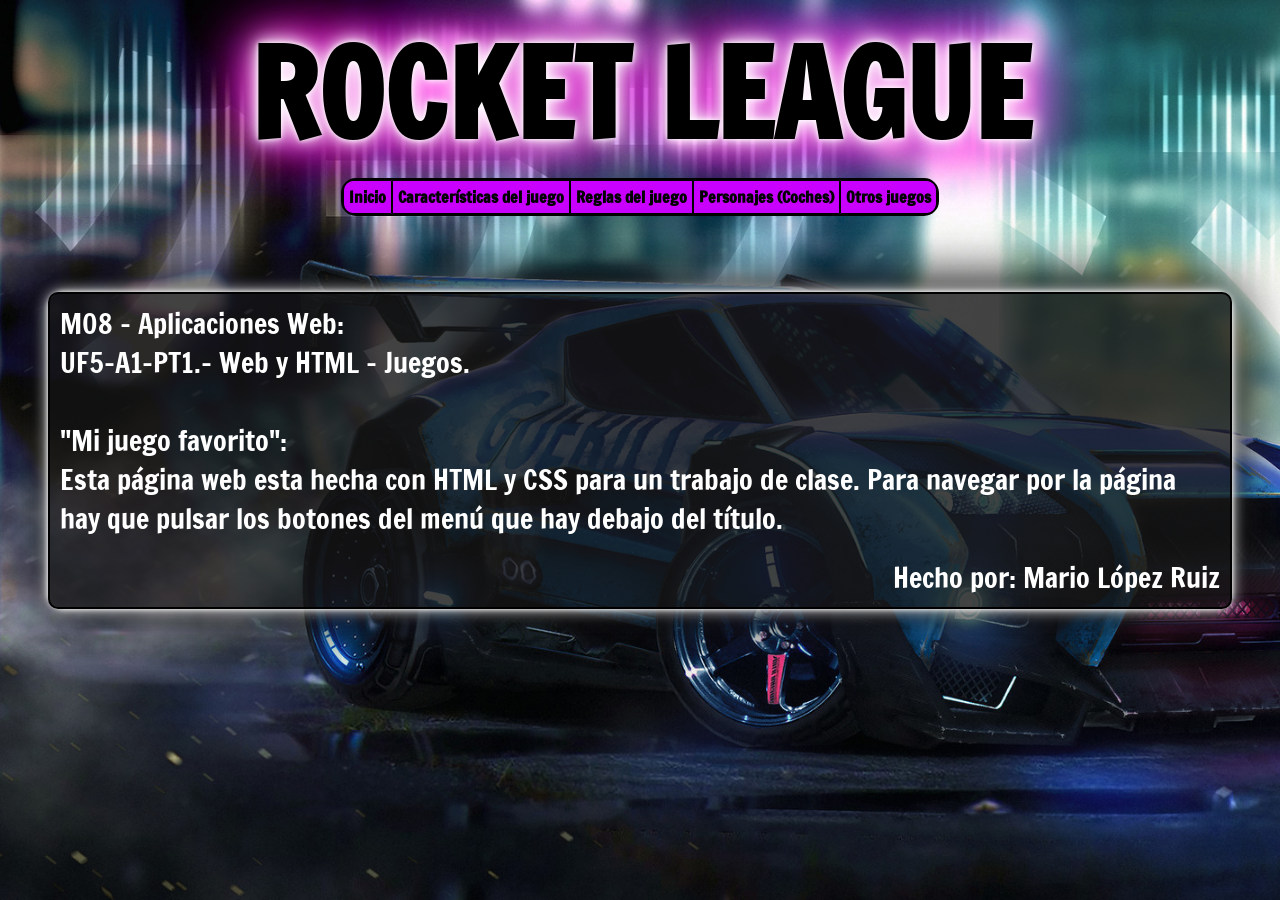
<file: Index.html>
<!DOCTYPE html>
<html>
	<head>
		<link rel="stylesheet" href="CSS/ex4.css">
		<link rel="preconnect" href="https://fonts.googleapis.com">
		<link rel="preconnect" href="https://fonts.gstatic.com" crossorigin>
		<link href="https://fonts.googleapis.com/css2?family=Francois+One&display=swap" rel="stylesheet">
	<TITLE>P&aacute;gina de inicio</TITLE>
	</head>

		<BODY>
			<H1>ROCKET LEAGUE</H1>
				
				<TABLE CELLSPACING=0 CELLPADDING=5 BORDER=2 BORDERCOLOR=black align="center">
				
					<TH class="box"><A href="Index.html">Inicio</A>
					<TH class="box"><A href="Paginas/Caracteristicas.html">Caracter&iacute;sticas del juego</A>
					<TH class="box"><A href="Paginas/Reglas.html">Reglas del juego
					<TH class="box"><A href="Paginas/Personajes.html">Personajes (Coches)
					<TH class="box"><A href="Paginas/Otros juegos.html">Otros juegos

				</TABLE>
				
			<BR><BR>
					
				<div class="borderindex">
				<p class="pindex">M08 - Aplicaciones Web:<BR>
				UF5-A1-PT1.- Web y HTML - Juegos.<BR><BR>
				"Mi juego favorito":<BR>
				Esta p&aacute;gina web esta hecha con HTML y CSS para un trabajo de clase. Para navegar por la p&aacute;gina hay que pulsar los botones del
				men&uacute; que hay debajo del t&iacute;tulo.<BR></p>
				
				<p class="pindex2" align="right">Hecho por: Mario L&oacute;pez Ruiz</p>
				
				</div>


		
		</BODY>
</file>
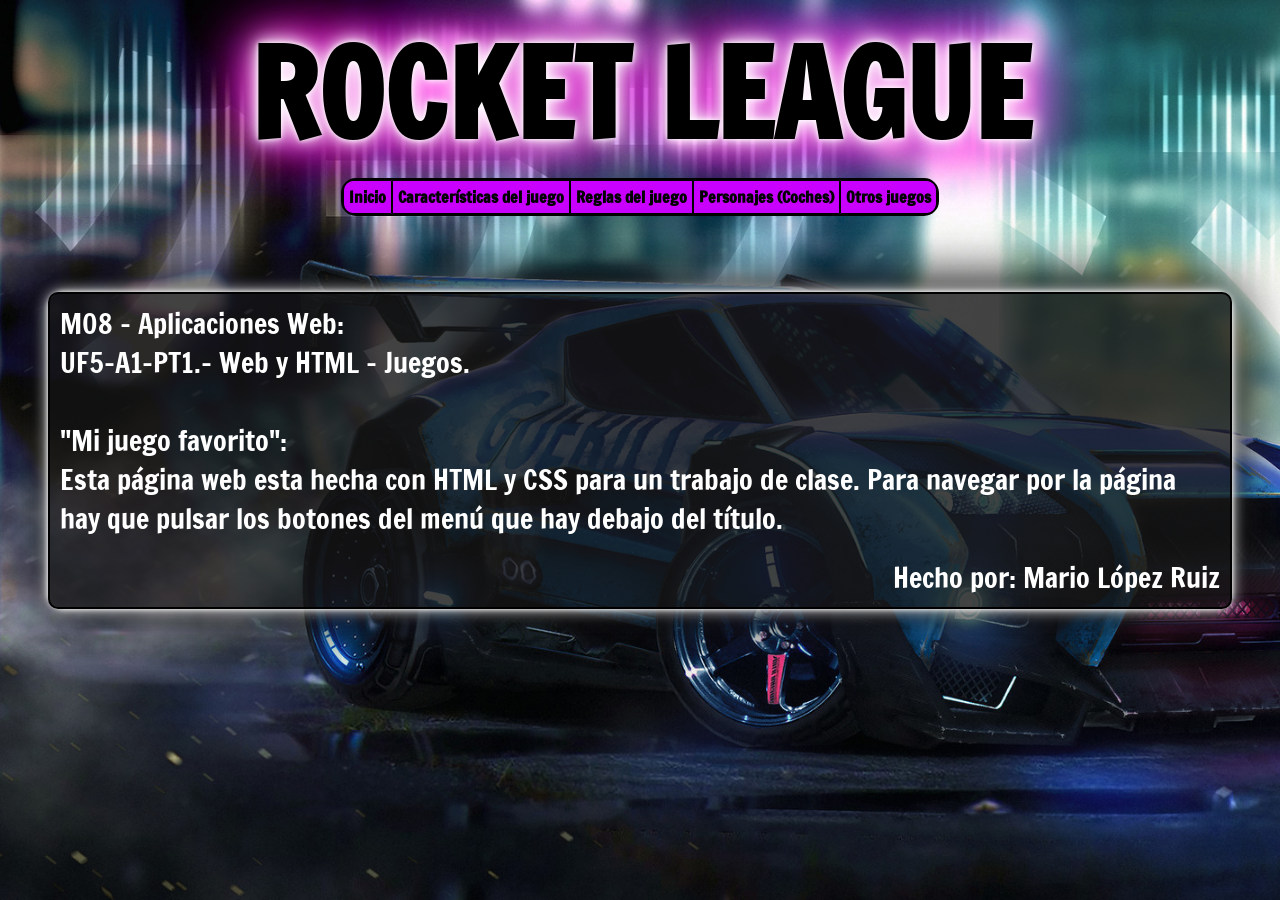
<file: index.html>
<!DOCTYPE html>
<html>
	<head>
		<link rel="stylesheet" href="CSS/ex4.css">
		<link rel="preconnect" href="https://fonts.googleapis.com">
		<link rel="preconnect" href="https://fonts.gstatic.com" crossorigin>
		<link href="https://fonts.googleapis.com/css2?family=Francois+One&display=swap" rel="stylesheet">
	<TITLE>P&aacute;gina de inicio</TITLE>
	</head>

		<BODY>
			<H1>ROCKET LEAGUE</H1>
				
				<TABLE CELLSPACING=0 CELLPADDING=5 BORDER=2 BORDERCOLOR=black align="center">
				
					<TH class="box"><A href="index.html">Inicio</A>
					<TH class="box"><A href="Paginas/Caracteristicas.html">Caracter&iacute;sticas del juego</A>
					<TH class="box"><A href="Paginas/Reglas.html">Reglas del juego
					<TH class="box"><A href="Paginas/Personajes.html">Personajes (Coches)
					<TH class="box"><A href="Paginas/Otros juegos.html">Otros juegos

				</TABLE>
				
			<BR><BR>
					
				<div class="borderindex">
				<p class="pindex">M08 - Aplicaciones Web:<BR>
				UF5-A1-PT1.- Web y HTML - Juegos.<BR><BR>
				"Mi juego favorito":<BR>
				Esta p&aacute;gina web esta hecha con HTML y CSS para un trabajo de clase. Para navegar por la p&aacute;gina hay que pulsar los botones del
				men&uacute; que hay debajo del t&iacute;tulo.<BR></p>
				
				<p class="pindex2" align="right">Hecho por: Mario L&oacute;pez Ruiz</p>
				
				</div>


		
		</BODY>
</file>
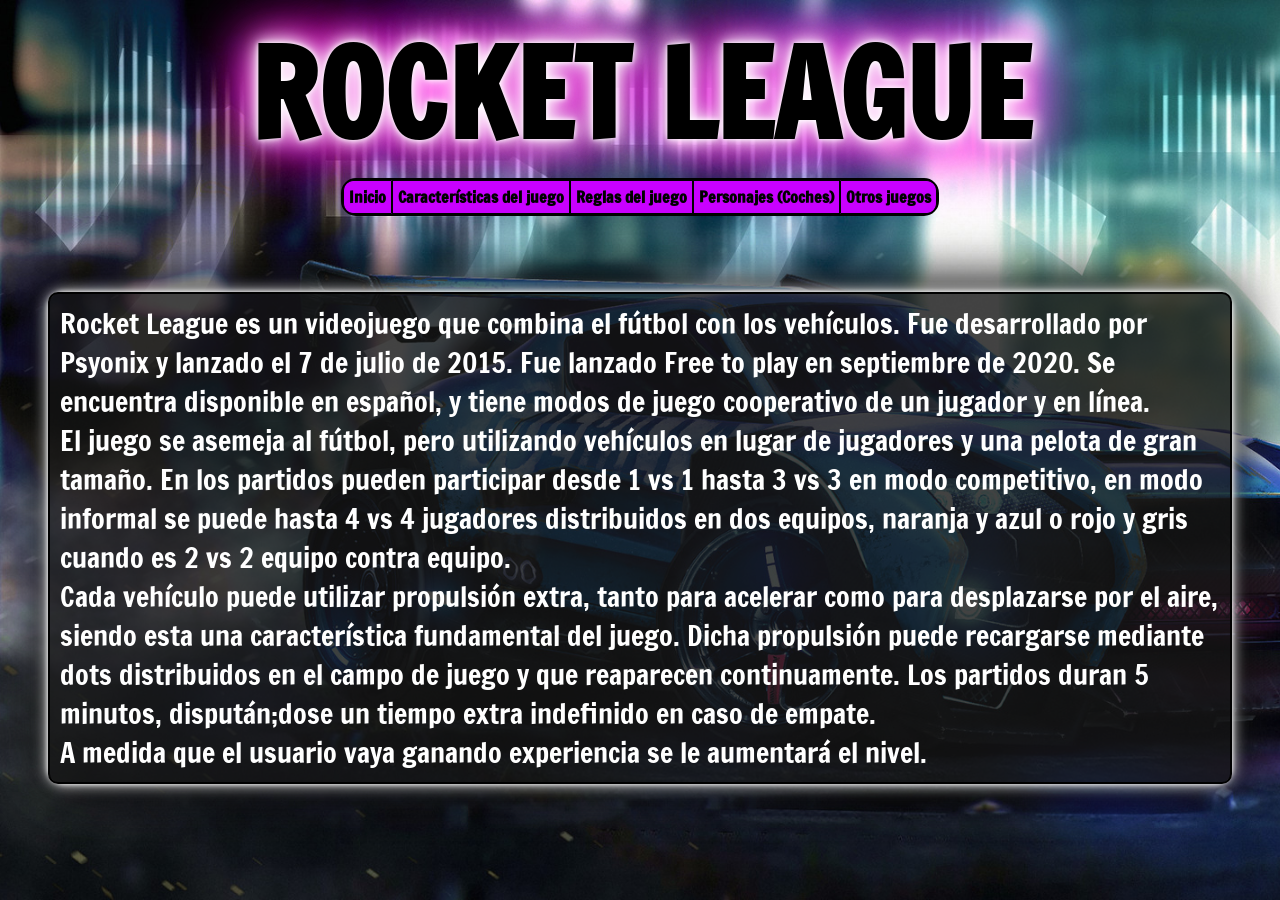
<file: Paginas/Caracteristicas.html>
<!DOCTYPE html>
<html>
	<head>
		<link rel="stylesheet" href="../CSS/ex4.css">
		<link rel="preconnect" href="https://fonts.googleapis.com">
		<link rel="preconnect" href="https://fonts.gstatic.com" crossorigin>
		<link href="https://fonts.googleapis.com/css2?family=Francois+One&display=swap" rel="stylesheet">
	<TITLE>Caracter&iacute;sticas del juego</TITLE>
	</head>

		<BODY>
			<H1>ROCKET LEAGUE</H1>

				<TABLE CELLSPACING=0 CELLPADDING=5 BORDER=2 BORDERCOLOR=black align="center">
				
					<TH class="box"><A href="../index.html">Inicio</A>
					<TH class="box"><A href="Caracteristicas.html">Caracter&iacute;sticas del juego</A>
					<TH class="box"><A href="../Paginas/Reglas.html">Reglas del juego
					<TH class="box"><A href="../Paginas/Personajes.html">Personajes (Coches)
					<TH class="box"><A href="../Paginas/Otros juegos.html">Otros juegos
										
				</TABLE>				

			<BR><BR>
				
				<div class="borderindex">
				<p align=left style="margin-top: 0px; margin-bottom: 0px"
				>Rocket League es un videojuego que combina el f&uacute;tbol con los veh&iacute;culos.
				Fue desarrollado por Psyonix y lanzado el 7 de julio de 2015. 
				Fue lanzado Free to play en septiembre de 2020. Se encuentra disponible en español, y tiene modos de juego cooperativo de un jugador y en l&iacute;nea. <BR>
				El juego se asemeja al f&uacute;tbol, pero utilizando veh&iacute;culos en lugar de jugadores y una pelota de gran tamaño. En los partidos pueden participar desde 1 vs 1 
				hasta 3 vs 3 en modo competitivo, en modo informal se puede hasta 4 vs 4 jugadores distribuidos en dos equipos, naranja y azul o rojo y gris cuando es 2 vs 2 
				equipo contra equipo. <BR>
				Cada veh&iacute;culo puede utilizar propulsi&oacute;n extra, tanto para acelerar como para desplazarse por el aire, siendo esta una caracter&iacute;stica fundamental del juego. 
				Dicha propulsión puede recargarse mediante dots distribuidos en el campo de juego y que reaparecen continuamente. 
				Los partidos duran 5 minutos, disput&aacuten;dose un tiempo extra indefinido en caso de empate. <BR>
				A medida que el usuario vaya ganando experiencia se le aumentar&aacute; el nivel.</p>
				</div>
		</BODY>
</file>
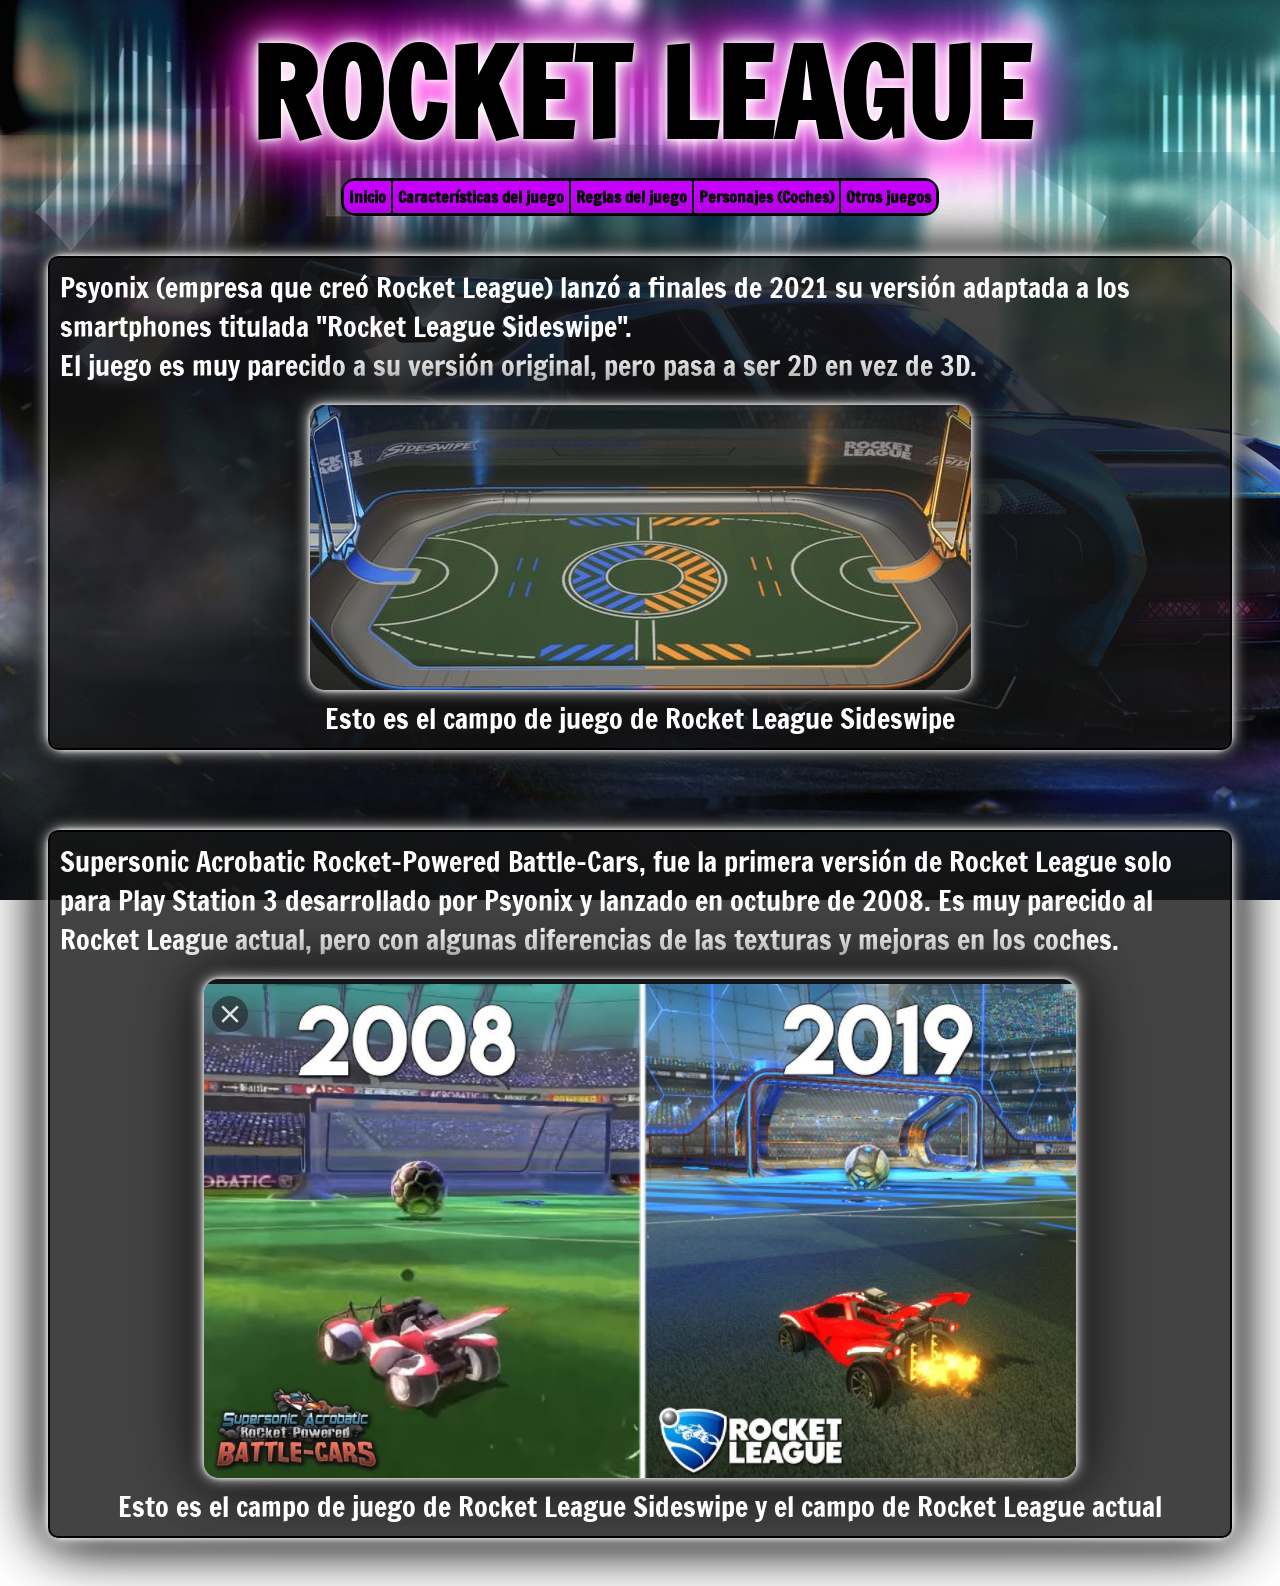
<file: Paginas/Otros juegos.html>
<!DOCTYPE html>
<html>
	<head>
		<link rel="stylesheet" href="../CSS/ex4.css">
		<link rel="preconnect" href="https://fonts.googleapis.com">
		<link rel="preconnect" href="https://fonts.gstatic.com" crossorigin>
		<link href="https://fonts.googleapis.com/css2?family=Francois+One&display=swap" rel="stylesheet">
	<TITLE>Otros juegos parecidos</TITLE>
	</head>

		<BODY>
			<H1>ROCKET LEAGUE</H1>
				
				<TABLE CELLSPACING=0 CELLPADDING=5 BORDER=2 BORDERCOLOR=black align="center">
				
					<TH class="box"><A href="../index.html">Inicio</A>
					<TH class="box"><A href="../Paginas/Caracteristicas.html">Caracter&iacute;sticas del juego</A>
					<TH class="box"><A href="../Paginas/Reglas.html">Reglas del juego
					<TH class="box"><A href="../Paginas/Personajes.html">Personajes (Coches)
					<TH class="box"><A href="Otros juegos.html">Otros juegos
										
				</TABLE>	
							
			<div class="borderindex">
					<p class="pindex" align=left style="margin-top: 0px; margin-bottom: 0px"
					>Psyonix (empresa que cre&oacute; Rocket League) lanz&oacute; a finales de 2021 su versi&oacute;n adaptada a los smartphones titulada "Rocket League
					 Sideswipe".<BR>
					 El juego es muy parecido a su versi&oacute;n original, pero pasa a ser 2D en vez de 3D.<BR>				
					</p>
					<p class="pindex2" align="center"><img class="borderindex" src="../JPG/RLSideswipe.jpg" width="auto" height="auto"><BR>Esto es el campo de juego de Rocket League Sideswipe</p>
				</div>
				
				
			<div class="borderindex">
					<p class="pindex" align=left style="margin-top: 0px; margin-bottom: 0px"
					>Supersonic Acrobatic Rocket-Powered Battle-Cars, fue la primera versi&oacute;n de Rocket League solo para Play Station 3 desarrollado por
					Psyonix y lanzado en octubre de 2008. Es muy parecido al Rocket League actual, pero con algunas diferencias de las texturas y mejoras en los coches.<BR>				
					</p>
					<p class="pindex2" align="center"><img class="borderindex" src="../JPG/SARPBC.jpg" width="auto" height="auto"><BR>Esto es el campo de juego de Rocket League Sideswipe y el campo
					de Rocket League actual</p>
			</div>
		</BODY>
</file>
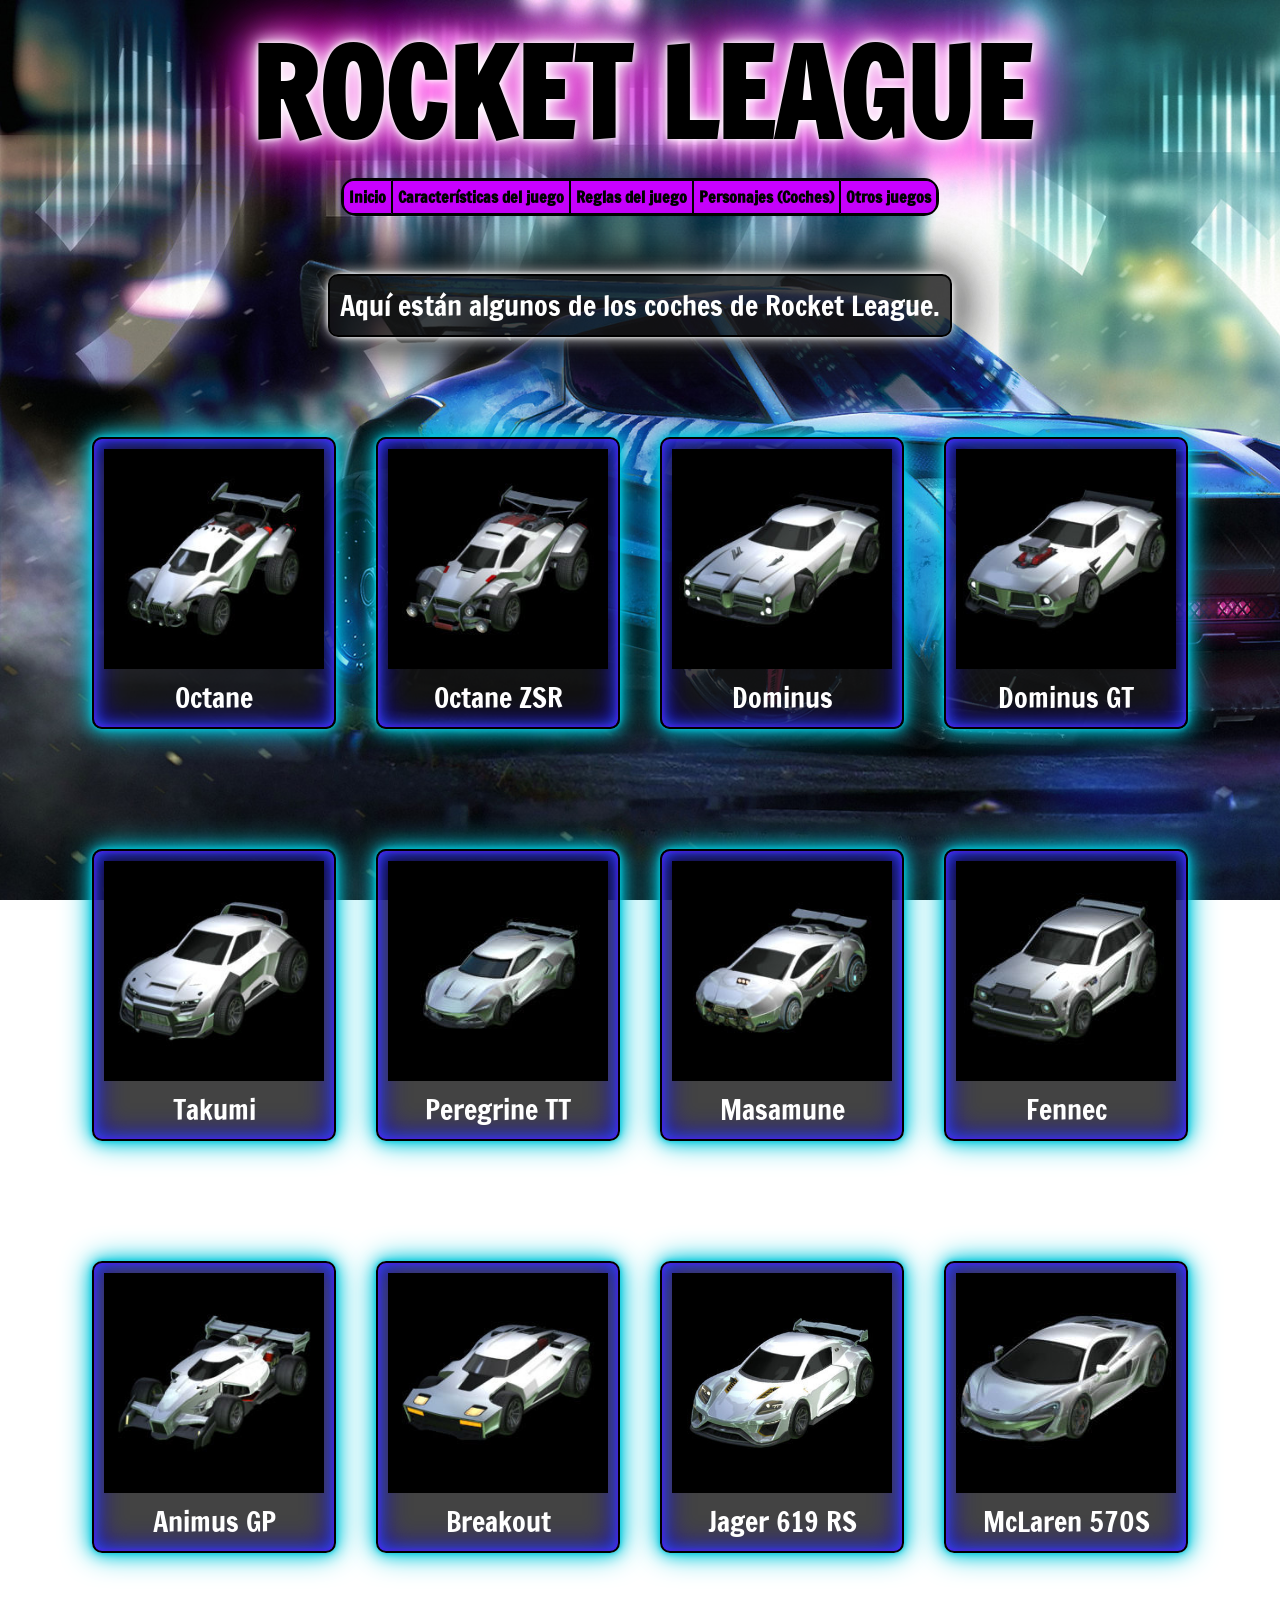
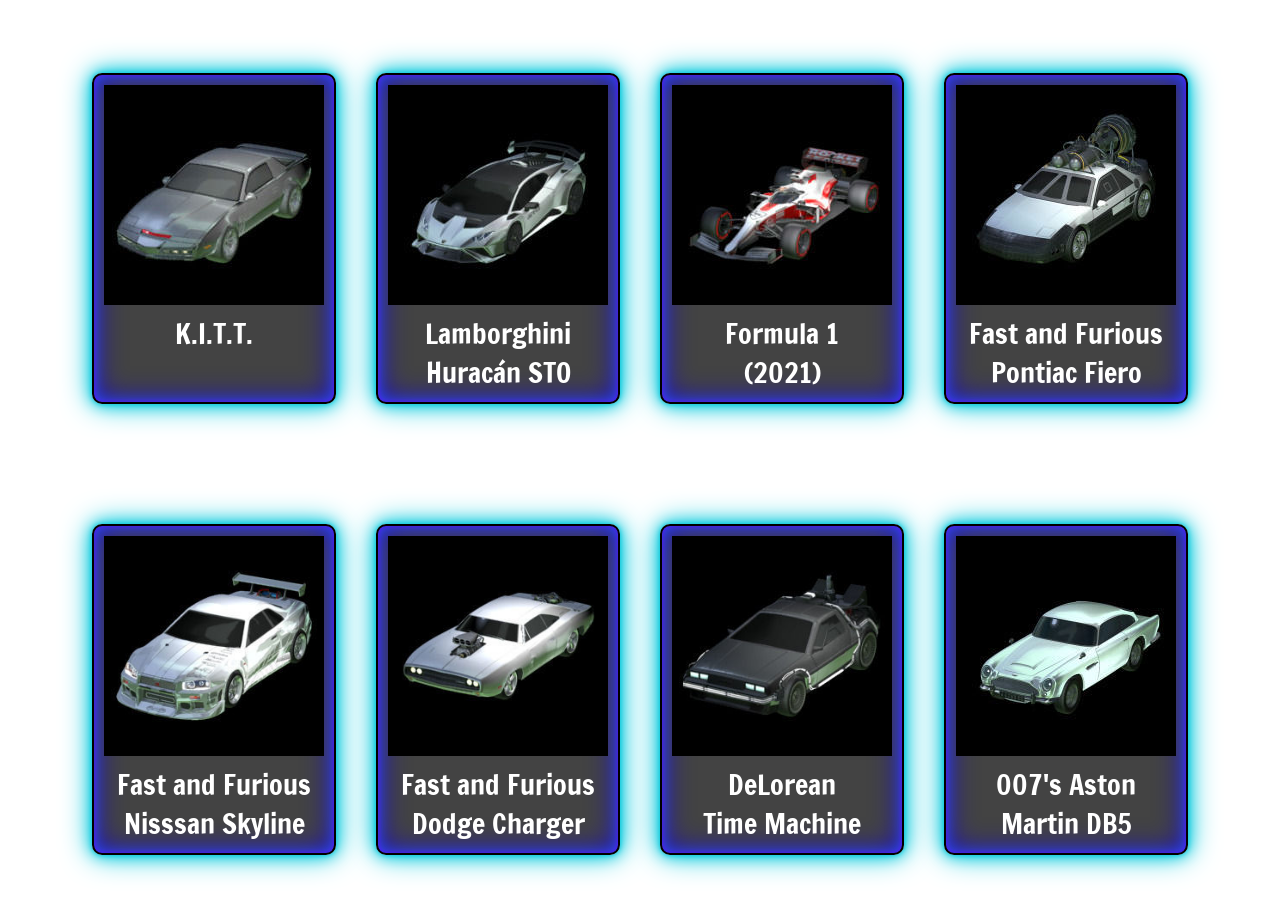
<file: Paginas/Personajes.html>
<!DOCTYPE html>
<html>
	<head>
		<link rel="stylesheet" href="../CSS/ex4.css">
		<link rel="preconnect" href="https://fonts.googleapis.com">
		<link rel="preconnect" href="https://fonts.gstatic.com" crossorigin>
		<link href="https://fonts.googleapis.com/css2?family=Francois+One&display=swap" rel="stylesheet">
	<TITLE>Coches</TITLE>
	</head>

		<BODY>
			<H1>ROCKET LEAGUE</H1>
				
				<TABLE CELLSPACING=0 CELLPADDING=5 BORDER=2 BORDERCOLOR=black align="center">
				
					<TH class="box"><A href="../index.html">Inicio</A>
					<TH class="box"><A href="../Paginas/Caracteristicas.html">Caracter&iacute;sticas del juego</A>
					<TH class="box"><A href="../Paginas/Reglas.html">Reglas del juego
					<TH class="box"><A href="Personajes.html">Personajes (Coches)
					<TH class="box"><A href="../Paginas/Otros juegos.html">Otros juegos
										
				</TABLE>	

			<BR>

				<div class="borderindex">
					<p align=left style="margin-top: 0px; margin-bottom: 0px"
					>Aqu&iacute; est&aacute;n algunos de los coches de Rocket League.</p>
				</div>	
						
				<div class="contenedor-imagenes">
					<p class="bordefoto" style="margin: 20px;"><img src="../JPG/Coches/Octane.jpg"
						width="220"
						height="220"><BR>Octane</p>
					
					<p class="bordefoto" style="margin: 20px;"><img src="../JPG/Coches/Octane ZSR.jpg"
						width="220"
						height="220"><BR>Octane ZSR</p>
						
					<p class="bordefoto" style="margin: 20px;"><img src="../JPG/Coches/Dominus.jpg"
						width="220"
						height="220"><BR>Dominus</p>
						
					<p class="bordefoto" style="margin: 20px;"><img src="../JPG/Coches/Dominus GT.jpg"
						width="220"
						height="220"><BR>Dominus GT</p>
				</div>
				
				<div class="contenedor-imagenes">						
					<p class="bordefoto" style="margin: 20px;"><img src="../JPG/Coches/Takumi.jpg"
						width="220"
						height="220"><BR>Takumi</p>
						
					<p class="bordefoto" style="margin: 20px;"><img src="../JPG/Coches/Peregrine TT.jpg"
						width="220"
						height="220"><BR>Peregrine TT</p>
						
					<p class="bordefoto" style="margin: 20px;"><img src="../JPG/Coches/Masamune.jpg"
						width="220"
						height="220"><BR>Masamune</p>
						
					<p class="bordefoto" style="margin: 20px;"><img src="../JPG/Coches/Fennec.jpg"
						width="220"
						height="220"><BR>Fennec</p>
					
				</div>
					
					<div class="contenedor-imagenes">						
					<p class="bordefoto" style="margin: 20px;"><img src="../JPG/Coches/Animus GP.jpg"
						width="220"
						height="220"><BR>Animus GP</p>
						
					<p class="bordefoto" style="margin: 20px;"><img src="../JPG/Coches/Breakout.jpg"
						width="220"
						height="220"><BR>Breakout</p>
						
					<p class="bordefoto" style="margin: 20px;"><img src="../JPG/Coches/Jager 619 RS.jpg"
						width="220"
						height="220"><BR>Jager 619 RS</p>
						
					<p class="bordefoto" style="margin: 20px;"><img src="../JPG/Coches/McLaren 570S.jpg"
						width="220"
						height="220"><BR>McLaren 570S</p>
					
				</div>
					
					<div class="contenedor-imagenes">						
					<p class="bordefoto" style="margin: 20px;"><img src="../JPG/Coches/K.I.T.T..jpg"
						width="220"
						height="220"><BR>K.I.T.T.</p>
						
					<p class="bordefoto" style="margin: 20px;"><img src="../JPG/Coches/Lamborghini Huracán STO.jpg"
						width="220"
						height="220"><BR>Lamborghini<BR> Hurac&aacute;n STO</p>
						
					<p class="bordefoto" style="margin: 20px;"><img src="../JPG/Coches/Formula 1 2021.jpg"
						width="220"
						height="220"><BR>Formula 1<BR> (2021)</p>
						
					<p class="bordefoto" style="margin: 20px;"><img src="../JPG/Coches/Fast and Furious Pontiac Fiero.jpg"
						width="220"
						height="220"><BR>Fast and Furious<BR> Pontiac Fiero</p>
					
				</div>
					
				<div class="contenedor-imagenes">						
					<p class="bordefoto" style="margin: 20px;"><img src="../JPG/Coches/Fast and Furious Nisssan Skyline.jpg"
						width="220"
						height="220"><BR>Fast and Furious<BR> Nisssan Skyline</p>
						
					<p class="bordefoto" style="margin: 20px;"><img src="../JPG/Coches/Fast and Furious Dodge Charger.jpg"
						width="220"
						height="220"><BR>Fast and Furious<BR> Dodge Charger</p>
						
					<p class="bordefoto" style="margin: 20px;"><img src="../JPG/Coches/DeLorean Time Machine.jpg"
						width="220"
						height="220"><BR>DeLorean<BR> Time Machine</p>
						
					<p class="bordefoto" style="margin: 20px;"><img src="../JPG/Coches/007_s Aston Martin DB5.jpg"
						width="220"
						height="220"><BR>007's Aston<BR> Martin DB5</p>
					
				</div>
		</BODY>
</file>
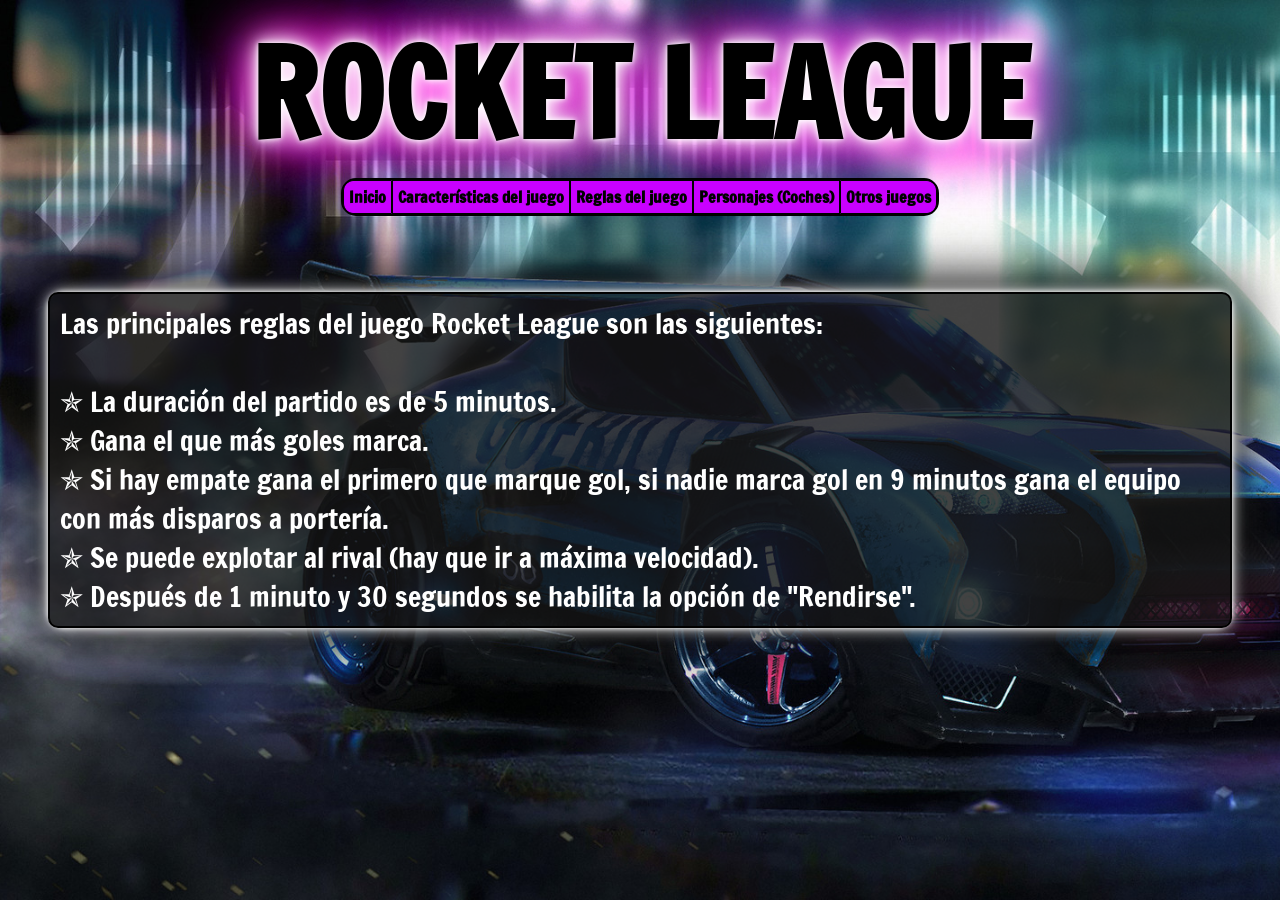
<file: Paginas/Reglas.html>
<!DOCTYPE html>
<html>
	<head>
		<link rel="stylesheet" href="../CSS/ex4.css">
		<link rel="preconnect" href="https://fonts.googleapis.com">
		<link rel="preconnect" href="https://fonts.gstatic.com" crossorigin>
		<link href="https://fonts.googleapis.com/css2?family=Francois+One&display=swap" rel="stylesheet">
	<TITLE>Reglas</TITLE>
	</head>

		<BODY>
			<H1>ROCKET LEAGUE</H1>
				
				<TABLE CELLSPACING=0 CELLPADDING=5 BORDER=2 BORDERCOLOR=black align="center">
				
					<TH class="box"><A href="../index.html">Inicio</A>
					<TH class="box"><A href="../Paginas/Caracteristicas.html">Caracter&iacute;sticas del juego</A>
					<TH class="box"><A href="Reglas.html">Reglas del juego
					<TH class="box"><A href="../Paginas/Personajes.html">Personajes (Coches)
					<TH class="box"><A href="../Paginas/Otros juegos.html">Otros juegos
										
				</TABLE>	
							
			<BR><BR>
				
				<div class="borderindex">
				<p align=left style="margin-top: 0px; margin-bottom: 0px"
				>Las principales reglas del juego Rocket League son las siguientes:<BR><BR>
				&#10031; La duraci&oacute;n del partido es de 5 minutos.<BR>
				&#10031; Gana el que m&aacute;s goles marca.<BR>
				&#10031; Si hay empate gana el primero que marque gol, si nadie marca gol en 9 minutos gana el equipo con m&aacute;s disparos a porter&iacute;a.<BR>
				&#10031; Se puede explotar al rival (hay que ir a m&aacute;xima velocidad).<BR>
				&#10031; Despu&eacute;s de 1 minuto y 30 segundos se habilita la opci&oacute;n de "Rendirse".
				</p>
				</div>
		</BODY>
</file>
<file: CSS/ex4.css>
BODY {
	background-image: url("../JPG/Fondo.jpg");
	background-size: cover;
	background-attachment: fixed;
	display: flex;
	justify-content: absolute;
	flex-direction: column;
	align-items: center;
}

H1 {
	color: black;
	font-family: 'Francois One', sans-serif;
	font-size: 120px;
	text-shadow: 0 0 5px rgba(255,255,255,1) , 0 0 15px rgba(255,255,255,1) , 0 0 30px rgba(255,255,255,1) , 0 0 50px #ff00de , 0 0 70px #ff00de , 0 0 80px #ff00de;
	top:-80px;
	left: 565px;
	margin-block-start: 0;
    margin-block-end: 0;
    margin-inline-start: 0;
    margin-inline-end: 0;
}


H1:hover {
	text-shadow: 0 0 5px rgba(255,255,255,1) , 0 0 15px rgba(255,255,255,1) , 0 0 30px rgba(255,255,255,1) , 0 0 50px #00ffff , 0 0 70px #00ffff , 0 0 80px #00ffff;
}

TABLE {
	background-color: #c900ff;
	font-family: 'Francois One', sans-serif;
	border-radius: 15px;
}

p {
	border: 2px solid;
	border-color: black;
	border-radius: 10px;
	font-family: 'Francois One', sans-serif;
	font-size: 28px;
	background-color: rgba(20, 20, 20, 0.8);
	color: white;
	padding: 10px;
}

.pindex {
	margin-top: 0px;
	margin-bottom: 0px;
    border-bottom-width: 0px;
	border-bottom-right-radius: 0px;
	border-bottom-left-radius: 0px;
}

.pindex2 {
	border-top-width: 0px;
    margin-top: 0px;
    margin-bottom: 0px;
	border-top-right-radius: 0px;
	border-top-left-radius: 0px;
}

div {
	margin:40px;
}

A {
	text-decoration: none;
	color: black;
}

.box {

}

.box:hover {
	background-color: #00ffff;
	border: 2px;
	box-shadow: 0 0 5px rgba(200,200,200,1) , 0 0 10px rgba(200,200,200,1) , 0 0 20px rgba(200,200,200,1) , 0 0 30px #00ffff , 0 0 50px #00ffff , 0 0 65px #00ffff;
}

.box:first-child {
	border-top-left-radius: 10px;
	border-bottom-left-radius: 10px;
}

.box:last-child {
	border-top-right-radius: 10px;
	border-bottom-right-radius: 10px;
}

.borderindex {
	box-shadow: 0 0 5px rgba(255,255,255,1) , 0 0 15px rgba(255,255,255,1) , 0 0 50px rgba(20, 20, 20, 1) , 0 0 70px rgba(20, 20, 20, 1);
	border-radius: 15px;
}

.contenedor-imagenes {
 display: flex;
 text-align: center;
 }

Otros juegos.html img {
	border-radius: 5px;
	display: flex;
	text-align: center;
}

.bordefoto {
	box-shadow: 0 0 5px rgba(0,200,220,1) , 0 0 15px rgba(0,200,220,1) , 0 0 30px rgba(0,200,220,1) , inset 0 0 5px rgba(93,8,251,1) , inset 0 0 15px rgba(52,98,238,1) , inset 0 0 30px rgba(23, 1, 223, 1);
}

Personajes.html img {
	border-radius: 5px;
	box-shadow: 0 0 5px rgba(0,0,255,1) , 0 0 15px rgba(0,0,255,1);
}
</file>
